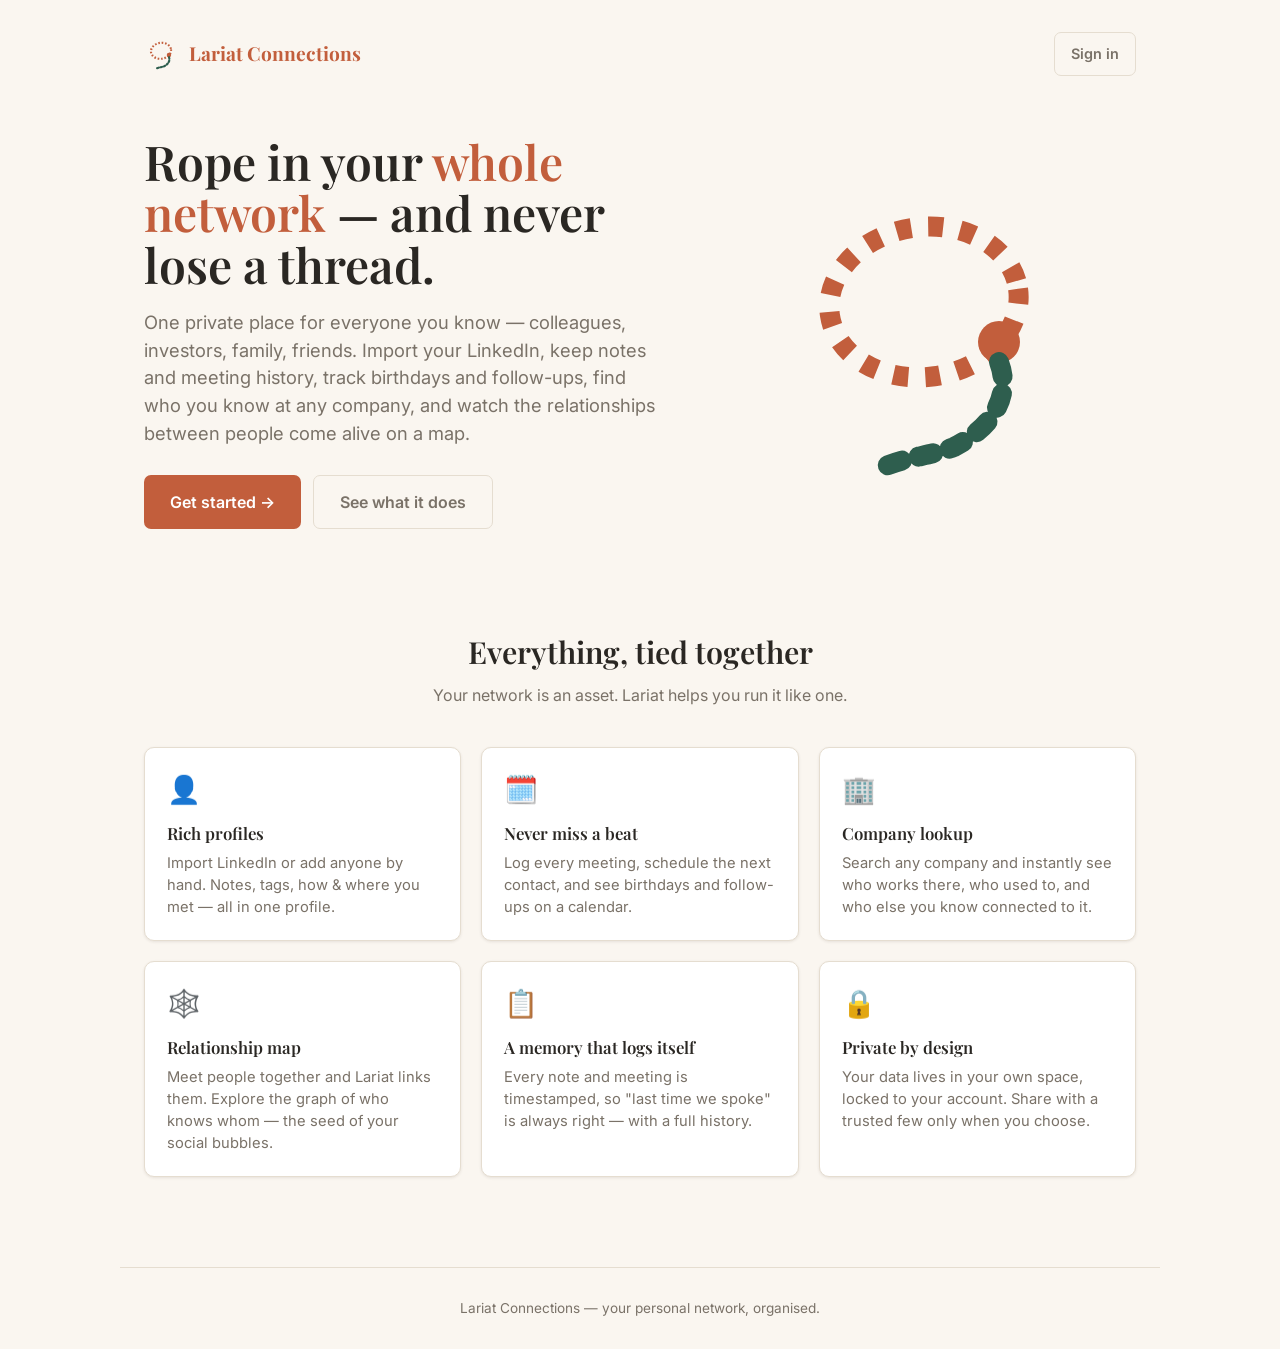
<file: index.html>
<!DOCTYPE html>
<html lang="en">
<head>
  <meta charset="UTF-8">
  <meta name="viewport" content="width=device-width, initial-scale=1.0">
  <title>Lariat Connections — run your network</title>
  <meta name="description" content="A private CRM for your whole network — professional, family and friends. Profiles, notes, meetings, birthdays, company lookup and a living relationship map.">
  <link rel="icon" type="image/svg+xml" href="assets/favicon.svg">
  <link rel="preconnect" href="https://fonts.googleapis.com">
  <link rel="preconnect" href="https://fonts.gstatic.com" crossorigin>
  <link href="https://fonts.googleapis.com/css2?family=Inter:wght@400;500;600;700&family=Playfair+Display:wght@600;700&display=swap" rel="stylesheet">
  <link rel="stylesheet" href="css/app.css">
  <style>
    .hero { max-width: 1040px; margin: 0 auto; padding: 26px 24px 0; }
    .nav-top { display: flex; align-items: center; justify-content: space-between; padding: 6px 0 60px; }
    .nav-top__brand { display: flex; align-items: center; gap: 11px; }
    .nav-top__brand img { width: 34px; height: 34px; }
    .nav-top__brand span { font-family: var(--font-serif); font-size: 1.2rem; color: var(--primary); font-weight: 700; }
    .hero__inner { display: grid; grid-template-columns: 1.1fr 0.9fr; gap: 48px; align-items: center; }
    .hero h1 { font-size: 3rem; line-height: 1.08; margin-bottom: 18px; }
    .hero h1 .accent { color: var(--primary); }
    .hero p.lead { font-size: 1.15rem; color: var(--text-light); margin-bottom: 28px; max-width: 30em; }
    .hero__art { display: flex; justify-content: center; }
    .hero__art img { width: 100%; max-width: 320px; }
    .cta-row { display: flex; gap: 12px; flex-wrap: wrap; }
    .btn--lg { padding: 14px 26px; font-size: 1rem; }
    .features { max-width: 1040px; margin: 100px auto 0; padding: 0 24px; }
    .features h2 { text-align: center; font-size: 1.9rem; margin-bottom: 8px; }
    .features .sub { text-align: center; color: var(--text-light); margin-bottom: 40px; }
    .feature-grid { display: grid; grid-template-columns: repeat(auto-fit, minmax(240px, 1fr)); gap: 20px; }
    .feature { padding: 22px; }
    .feature__icon { font-size: 1.7rem; margin-bottom: 10px; }
    .feature h3 { font-size: 1.05rem; margin-bottom: 6px; }
    .feature p { color: var(--text-light); font-size: 0.92rem; }
    footer { max-width: 1040px; margin: 90px auto 0; padding: 30px 24px; border-top: 1px solid var(--border);
      color: var(--text-light); font-size: 0.85rem; text-align: center; }
    @media (max-width: 820px) {
      .hero__inner { grid-template-columns: 1fr; gap: 24px; }
      .hero__art { order: -1; }
      .hero__art img { max-width: 180px; }
      .hero h1 { font-size: 2.2rem; }
    }
  </style>
</head>
<body>
  <div class="hero">
    <div class="nav-top">
      <div class="nav-top__brand">
        <img src="assets/logo.svg" alt="">
        <span>Lariat Connections</span>
      </div>
      <a class="btn btn--ghost" href="login.html">Sign in</a>
    </div>

    <div class="hero__inner">
      <div>
        <h1>Rope in your <span class="accent">whole network</span> — and never lose a thread.</h1>
        <p class="lead">
          One private place for everyone you know — colleagues, investors, family, friends.
          Import your LinkedIn, keep notes and meeting history, track birthdays and follow-ups,
          find who you know at any company, and watch the relationships between people come alive on a map.
        </p>
        <div class="cta-row">
          <a class="btn btn--lg" href="login.html">Get started →</a>
          <a class="btn btn--ghost btn--lg" href="#features">See what it does</a>
        </div>
      </div>
      <div class="hero__art"><img src="assets/logo.svg" alt="Lariat Connections"></div>
    </div>
  </div>

  <section class="features" id="features">
    <h2>Everything, tied together</h2>
    <p class="sub">Your network is an asset. Lariat helps you run it like one.</p>
    <div class="feature-grid">
      <div class="card feature">
        <div class="feature__icon">👤</div>
        <h3>Rich profiles</h3>
        <p>Import LinkedIn or add anyone by hand. Notes, tags, how &amp; where you met — all in one profile.</p>
      </div>
      <div class="card feature">
        <div class="feature__icon">🗓️</div>
        <h3>Never miss a beat</h3>
        <p>Log every meeting, schedule the next contact, and see birthdays and follow-ups on a calendar.</p>
      </div>
      <div class="card feature">
        <div class="feature__icon">🏢</div>
        <h3>Company lookup</h3>
        <p>Search any company and instantly see who works there, who used to, and who else you know connected to it.</p>
      </div>
      <div class="card feature">
        <div class="feature__icon">🕸️</div>
        <h3>Relationship map</h3>
        <p>Meet people together and Lariat links them. Explore the graph of who knows whom — the seed of your social bubbles.</p>
      </div>
      <div class="card feature">
        <div class="feature__icon">📋</div>
        <h3>A memory that logs itself</h3>
        <p>Every note and meeting is timestamped, so "last time we spoke" is always right — with a full history.</p>
      </div>
      <div class="card feature">
        <div class="feature__icon">🔒</div>
        <h3>Private by design</h3>
        <p>Your data lives in your own space, locked to your account. Share with a trusted few only when you choose.</p>
      </div>
    </div>
  </section>

  <footer>
    <p>Lariat Connections — your personal network, organised.</p>
  </footer>
</body>
</html>
</file>
<file: css/app.css>
/* ══════════════════════════════════════════════════════════════════════════
   Lariat Connections — shared styles
   ══════════════════════════════════════════════════════════════════════════ */
:root {
  --primary:      #C25E3C;   /* lariat leather / terracotta */
  --primary-dark: #A34A2C;
  --accent:       #2E5E4E;   /* deep green */
  --accent-soft:  #EAF1ED;
  --bg:           #FAF6F0;   /* warm cream */
  --surface:      #FFFFFF;
  --text:         #2A2723;
  --text-light:   #7A7268;
  --border:       #E5DDD0;
  --danger:       #B33A3A;
  --warn:         #B5822A;
  --ok:           #3D7A4E;
  --font-serif:   'Playfair Display', Georgia, serif;
  --font-sans:    'Inter', 'Helvetica Neue', system-ui, sans-serif;
  --radius:       10px;
  --radius-sm:    7px;
  --shadow:       0 4px 24px rgba(60, 42, 30, 0.08);
  --shadow-sm:    0 1px 3px rgba(60, 42, 30, 0.10);
}
*, *::before, *::after { box-sizing: border-box; margin: 0; padding: 0; }
html { overflow-y: scroll; }
html, body { overflow-x: hidden; max-width: 100%; }
body {
  font-family: var(--font-sans);
  background: var(--bg);
  color: var(--text);
  line-height: 1.5;
  -webkit-font-smoothing: antialiased;
}
a { color: var(--primary); text-decoration: none; }
a:hover { text-decoration: underline; }
h1, h2, h3 { font-family: var(--font-serif); font-weight: 600; color: var(--text); }

/* ── Buttons ─────────────────────────────────────────────────────────────── */
.btn {
  display: inline-flex; align-items: center; gap: 6px;
  padding: 10px 16px; border: none; border-radius: var(--radius-sm);
  background: var(--primary); color: #fff;
  font-family: var(--font-sans); font-size: 0.9rem; font-weight: 600;
  cursor: pointer; transition: background 0.2s ease, opacity 0.2s ease;
}
.btn:hover { background: var(--primary-dark); text-decoration: none; }
.btn:disabled { opacity: 0.55; cursor: not-allowed; }
.btn--ghost { background: transparent; color: var(--text-light); border: 1px solid var(--border); }
.btn--ghost:hover { background: var(--surface); color: var(--primary); border-color: var(--primary); }
.btn--accent { background: var(--accent); }
.btn--accent:hover { background: #244b3e; }
.btn--danger { background: var(--danger); }
/* Ghost + danger together = an outlined red button, not a solid one — higher
   specificity than .btn--danger alone so it wins regardless of class order. */
.btn--ghost.btn--danger { background: transparent; color: var(--danger); border-color: var(--danger); }
.btn--ghost.btn--danger:hover { background: #FBE9E9; }
.btn--sm { padding: 6px 11px; font-size: 0.82rem; }
.btn--block { width: 100%; justify-content: center; }

/* ── Forms ───────────────────────────────────────────────────────────────── */
label { display: block; font-size: 0.76rem; font-weight: 700; text-transform: uppercase;
  letter-spacing: 0.06em; color: var(--text-light); margin-bottom: 6px; }
input, select, textarea {
  width: 100%; padding: 10px 12px; border: 1.5px solid var(--border);
  border-radius: var(--radius-sm); font-family: var(--font-sans); font-size: 15px;
  color: var(--text); background: var(--surface); transition: border-color 0.2s ease;
}
input:focus, select:focus, textarea:focus {
  outline: none; border-color: var(--primary);
  box-shadow: 0 0 0 3px rgba(194, 94, 60, 0.12);
}
textarea { resize: vertical; min-height: 80px; }
.form-group { margin-bottom: 14px; }
.form-row { display: flex; gap: 12px; }
.form-row > * { flex: 1; }

/* ── Cards / surfaces ────────────────────────────────────────────────────── */
.card {
  background: var(--surface); border: 1px solid var(--border);
  border-radius: var(--radius); box-shadow: var(--shadow-sm); padding: 20px;
}
.muted { color: var(--text-light); }
.small { font-size: 0.85rem; }

/* ── Chips / tags / badges ───────────────────────────────────────────────── */
.chip {
  display: inline-flex; align-items: center; gap: 5px;
  padding: 3px 10px; border-radius: 999px; font-size: 0.78rem; font-weight: 600;
  background: var(--accent-soft); color: var(--accent); border: 1px solid transparent;
}
.chip__x { cursor: pointer; opacity: 0.6; font-weight: 700; }
.chip__x:hover { opacity: 1; }
.badge { display: inline-block; padding: 2px 8px; border-radius: 6px; font-size: 0.72rem;
  font-weight: 700; background: var(--bg); color: var(--text-light); border: 1px solid var(--border); }
.badge--ok   { background: #EAF6EE; color: var(--ok); border-color: #C5E6CF; }
.badge--warn { background: #FBF2DE; color: var(--warn); border-color: #EBD9AE; }

/* ── Tables ──────────────────────────────────────────────────────────────── */
.table-scroll { overflow-x: auto; max-width: 100%; }
table { width: 100%; border-collapse: collapse; }
th, td { text-align: left; padding: 11px 12px; border-bottom: 1px solid var(--border); font-size: 0.9rem;
  word-break: break-word; }
th { font-size: 0.72rem; text-transform: uppercase; letter-spacing: 0.05em; color: var(--text-light);
  font-weight: 700; cursor: default; white-space: nowrap; }
th.sortable { cursor: pointer; user-select: none; }
th.sortable:hover { color: var(--primary); }
th.sortable .sort-arrow { margin-left: 3px; opacity: 0.7; }
tbody tr { transition: background 0.12s ease; }
tbody tr:hover { background: var(--bg); }
.row-click { cursor: pointer; }

/* ── Avatars ─────────────────────────────────────────────────────────────── */
.avatar {
  width: 38px; height: 38px; border-radius: 50%; flex: 0 0 auto;
  display: inline-flex; align-items: center; justify-content: center;
  background: var(--accent-soft); color: var(--accent); font-weight: 700; font-size: 0.85rem;
  object-fit: cover; overflow: hidden;
}
.avatar--lg { width: 64px; height: 64px; font-size: 1.3rem; }

/* ── Modal ───────────────────────────────────────────────────────────────── */
.modal-backdrop {
  position: fixed; inset: 0; background: rgba(42, 39, 35, 0.45);
  display: flex; align-items: flex-start; justify-content: center;
  padding: 6vh 16px; z-index: 100; overflow-y: auto;
}
.modal {
  background: var(--surface); border-radius: var(--radius); box-shadow: var(--shadow);
  width: 100%; max-width: 560px; padding: 26px;
}
.modal--wide { max-width: 820px; }
.modal__head { display: flex; align-items: center; justify-content: space-between; margin-bottom: 18px; }
.modal__close { background: none; border: none; font-size: 1.4rem; cursor: pointer; color: var(--text-light); }

/* ── App shell (sidebar + main) ──────────────────────────────────────────── */
.app { display: flex; min-height: 100vh; }
.sidebar {
  width: 232px; flex: 0 0 auto; background: var(--surface);
  border-right: 1px solid var(--border); display: flex; flex-direction: column;
  position: sticky; top: 0; height: 100vh;
}
.sidebar__brand { padding: 22px 20px; display: flex; align-items: center; gap: 10px; }
.sidebar__brand-mark { width: 30px; height: 30px; }
.sidebar__brand-name { font-family: var(--font-serif); font-size: 1.15rem; color: var(--primary); }
.nav { flex: 1; padding: 8px; }
.nav__item {
  display: flex; align-items: center; gap: 11px; width: 100%;
  padding: 11px 14px; margin-bottom: 2px; border: none; background: none;
  border-radius: var(--radius-sm); cursor: pointer; text-align: left;
  font-family: var(--font-sans); font-size: 0.92rem; font-weight: 500; color: var(--text);
}
.nav__item:hover { background: var(--bg); text-decoration: none; }
.nav__item.active { background: var(--accent-soft); color: var(--accent); font-weight: 700; }
.nav__icon { font-size: 1.05rem; width: 20px; text-align: center; }
.sidebar__foot { padding: 14px; border-top: 1px solid var(--border); font-size: 0.82rem; }

.main { flex: 1; min-width: 0; display: flex; flex-direction: column; }
.topbar {
  display: flex; align-items: center; gap: 14px; justify-content: space-between;
  padding: 16px 26px; border-bottom: 1px solid var(--border); background: var(--surface);
}
.topbar__title { font-size: 1.3rem; }
.content { padding: 26px; flex: 1; }
.toolbar { display: flex; gap: 10px; align-items: center; flex-wrap: wrap; margin-bottom: 18px; }
.toolbar__spacer { flex: 1; }
.search-input { max-width: 320px; }

/* ── Layout helpers ──────────────────────────────────────────────────────── */
.grid { display: grid; gap: 16px; }
.grid--stats { grid-template-columns: repeat(auto-fit, minmax(180px, 1fr)); }
.stat { text-align: left; }
.stat__num { font-size: 1.8rem; font-weight: 700; color: var(--primary); font-family: var(--font-serif); }
.stat__label { font-size: 0.8rem; color: var(--text-light); text-transform: uppercase; letter-spacing: 0.05em; }
.stack > * + * { margin-top: 14px; }
.row { display: flex; align-items: center; gap: 10px; }
.spread { display: flex; align-items: center; justify-content: space-between; gap: 10px; }
.hidden { display: none !important; }
.empty { text-align: center; color: var(--text-light); padding: 48px 16px; }
.empty__icon { font-size: 2.4rem; margin-bottom: 8px; }

/* ── Toast ───────────────────────────────────────────────────────────────── */
.toast {
  position: fixed; bottom: 22px; left: 50%; transform: translateX(-50%);
  background: var(--text); color: #fff; padding: 12px 20px; border-radius: var(--radius-sm);
  font-size: 0.88rem; box-shadow: var(--shadow); z-index: 200; opacity: 0;
  transition: opacity 0.25s ease; pointer-events: none;
}
.toast.show { opacity: 1; }
.toast--err { background: var(--danger); }

/* ── Background job tray ─────────────────────────────────────────────────── */
.job-tray {
  position: fixed; right: 20px; bottom: 20px; z-index: 150;
  display: flex; flex-direction: column; gap: 10px; max-width: 320px;
}
.job-card {
  background: var(--surface); border: 1px solid var(--border); border-radius: var(--radius-sm);
  box-shadow: var(--shadow); padding: 13px 15px; font-size: 0.85rem;
}
.job-card__head { display: flex; align-items: center; gap: 8px; font-weight: 600; }
.job-card__bar { height: 5px; border-radius: 3px; background: var(--bg); margin-top: 9px; overflow: hidden; }
.job-card__bar-fill { height: 100%; background: var(--primary); transition: width 0.3s ease; }
.job-card--done .job-card__bar-fill  { background: var(--ok); }
.job-card--error .job-card__bar-fill { background: var(--danger); }
.job-card__msg { color: var(--text-light); font-size: 0.78rem; margin-top: 5px; }

/* ── Spinner ─────────────────────────────────────────────────────────────── */
.spinner { display: inline-block; width: 15px; height: 15px; border: 2px solid rgba(255,255,255,0.4);
  border-top-color: #fff; border-radius: 50%; animation: spin 0.7s linear infinite; vertical-align: middle; }
.spinner--dark { border-color: rgba(0,0,0,0.15); border-top-color: var(--primary); }
@keyframes spin { to { transform: rotate(360deg); } }

/* ── Responsive ──────────────────────────────────────────────────────────── */
@media (max-width: 780px) {
  .sidebar { position: fixed; z-index: 90; transform: translateX(-100%); transition: transform 0.25s ease; }
  .sidebar.open { transform: translateX(0); }
  .content { padding: 16px; }
  .form-row { flex-direction: column; }
}
</file>
